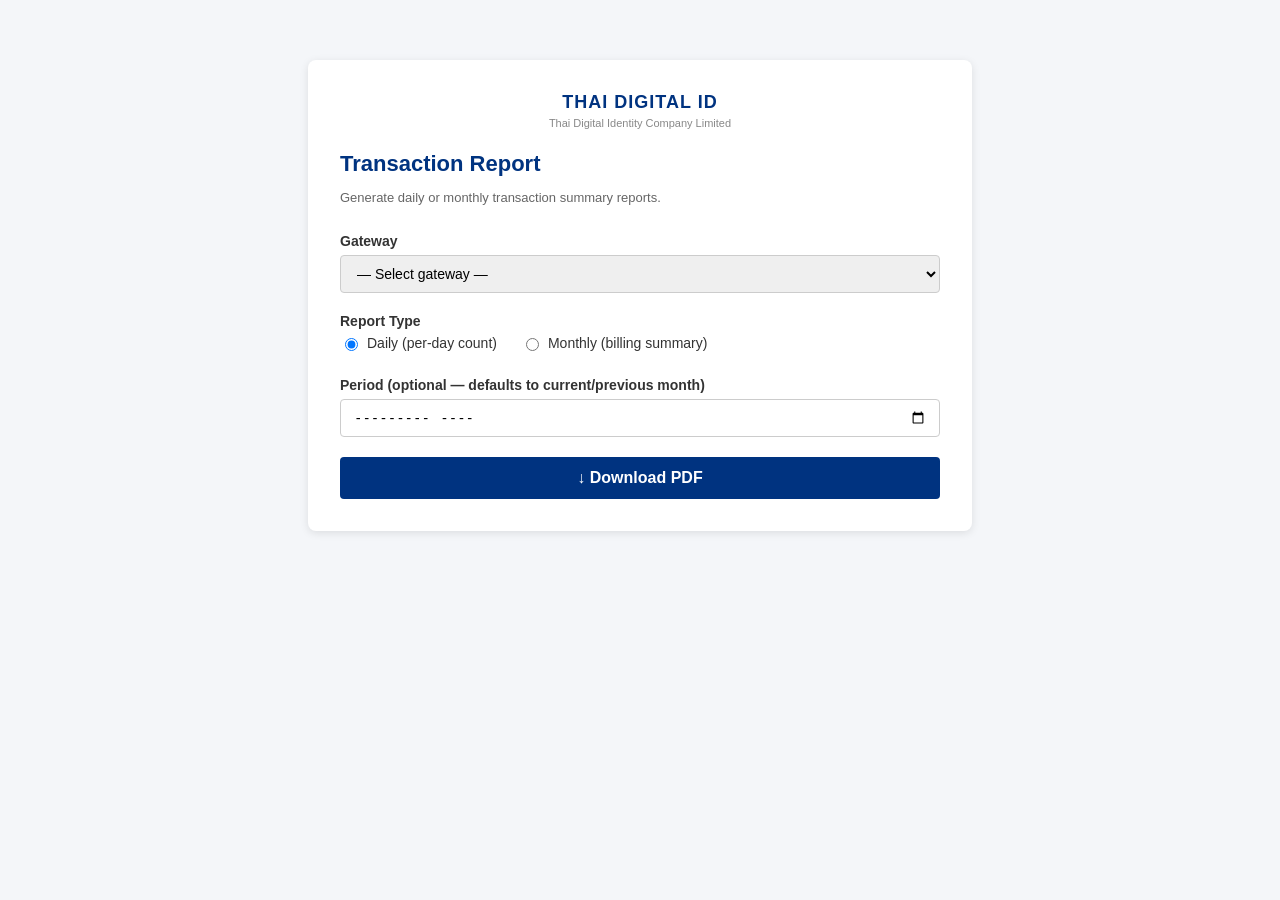
<file: src/main/resources/templates/index.html>
<!DOCTYPE html>
<html lang="en" xmlns:th="http://www.thymeleaf.org">
<head>
    <meta charset="UTF-8"/>
    <meta name="viewport" content="width=device-width, initial-scale=1.0"/>
    <title>Transaction Report</title>
    <style>
        body {
            font-family: Arial, sans-serif;
            background: #f4f6f9;
            margin: 0;
            padding: 20px;
        }
        .container {
            max-width: 600px;
            margin: 40px auto;
            background: #fff;
            border-radius: 8px;
            box-shadow: 0 2px 8px rgba(0,0,0,0.1);
            padding: 32px;
        }
        h1 {
            color: #003380;
            font-size: 22px;
            margin-bottom: 6px;
        }
        .subtitle {
            color: #666;
            font-size: 13px;
            margin-bottom: 28px;
        }
        label {
            display: block;
            font-weight: bold;
            margin-bottom: 6px;
            color: #333;
            font-size: 14px;
        }
        .form-group {
            margin-bottom: 20px;
        }
        select, input[type="text"], input[type="month"] {
            width: 100%;
            padding: 9px 12px;
            border: 1px solid #ccc;
            border-radius: 4px;
            font-size: 14px;
            box-sizing: border-box;
        }
        .radio-group {
            display: flex;
            gap: 24px;
        }
        .radio-group label {
            font-weight: normal;
            display: flex;
            align-items: center;
            gap: 6px;
            cursor: pointer;
        }
        button[type="submit"] {
            width: 100%;
            padding: 12px;
            background: #003380;
            color: #fff;
            border: none;
            border-radius: 4px;
            font-size: 16px;
            font-weight: bold;
            cursor: pointer;
        }
        button[type="submit"]:hover {
            background: #0047b3;
        }
        .logo {
            text-align: center;
            margin-bottom: 20px;
        }
        .logo span {
            font-size: 11px;
            color: #888;
        }
        .tdid-brand {
            font-size: 18px;
            font-weight: bold;
            color: #003380;
            letter-spacing: 1px;
        }
    </style>
</head>
<body>
<div class="container">
    <div class="logo">
        <div class="tdid-brand">THAI DIGITAL ID</div>
        <span>Thai Digital Identity Company Limited</span>
    </div>
    <h1>Transaction Report</h1>
    <p class="subtitle">Generate daily or monthly transaction summary reports.</p>

    <form action="/report" method="get">
        <div class="form-group">
            <label for="gatewayId">Gateway</label>
            <select id="gatewayId" name="gatewayId" required="required">
                <option value="">— Select gateway —</option>
                <option th:each="gw : ${gateways}"
                        th:value="${gw.gatewayId}"
                        th:text="${gw.gatewayId + ' — ' + gw.displayName}">Gateway</option>
            </select>
        </div>

        <div class="form-group">
            <label>Report Type</label>
            <div class="radio-group">
                <label>
                    <input type="radio" name="type" value="DAILY" checked="checked"/>
                    Daily (per-day count)
                </label>
                <label>
                    <input type="radio" name="type" value="MONTHLY"/>
                    Monthly (billing summary)
                </label>
            </div>
        </div>

        <div class="form-group">
            <label for="period">Period (optional — defaults to current/previous month)</label>
            <input type="month" id="period" name="period" placeholder="yyyy-MM"/>
        </div>

        <button type="submit">&#8595; Download PDF</button>
    </form>
</div>
</body>
</html>
</file>
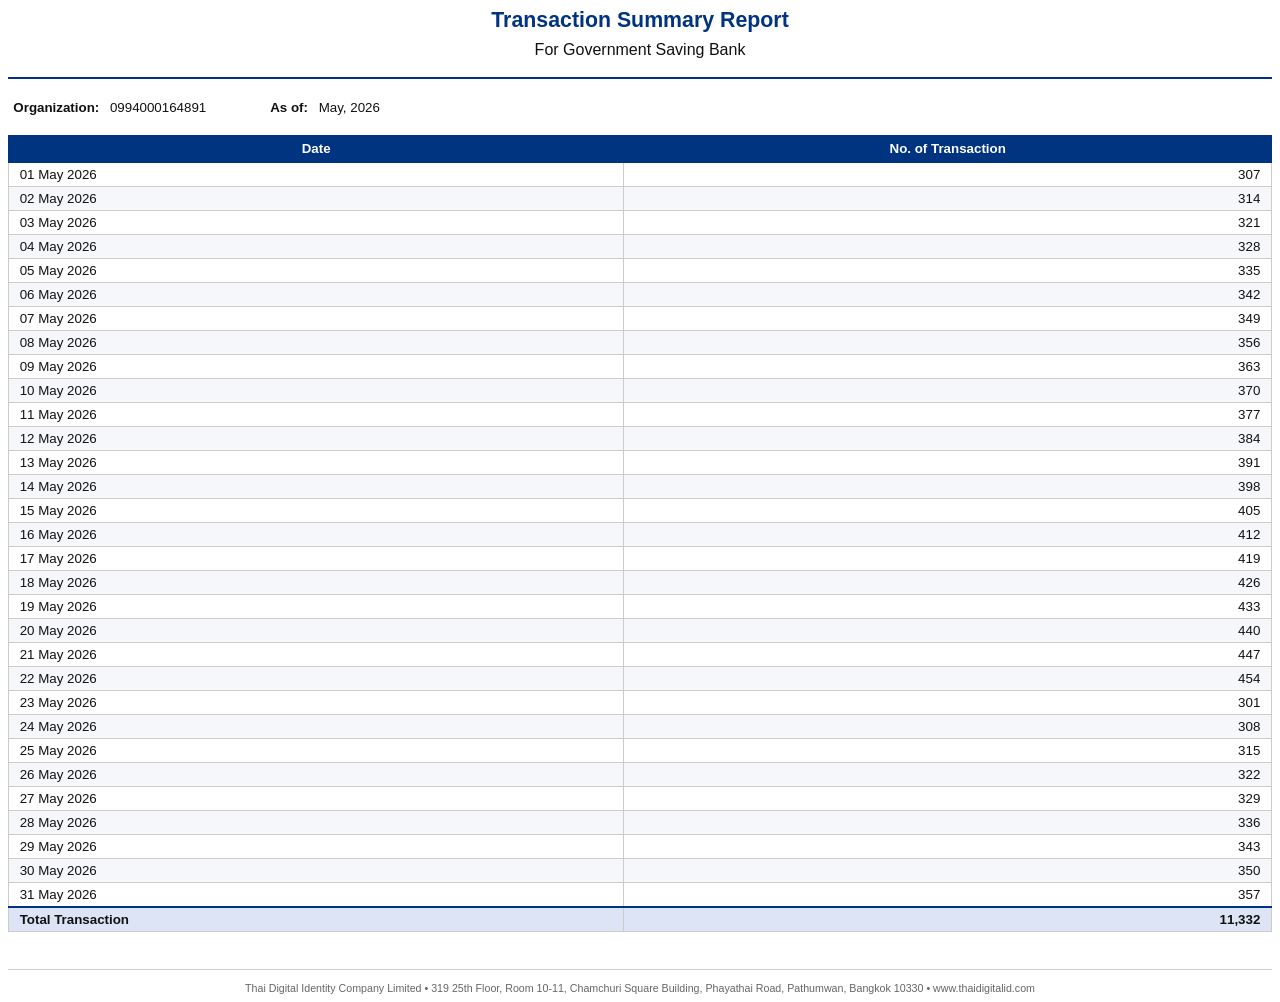
<file: design-mock/daily_report.mock.html>
<!DOCTYPE html>
<!--
  DESIGN MOCK — Daily report. Open this directly in a browser.
  This is the SAME layout the app produces, but with the Thymeleaf data slots
  replaced by realistic sample values so you can design against it.
  When you redesign, see DESIGNER-HANDOFF.md §4a for which pieces are dynamic:
    - the org name / org id / period
    - the table rows (one PER DAY — 28 to 31 of them; here: 31 days of May 2026)
    - the total
-->
<html lang="en">
<head>
    <meta charset="UTF-8"/>
    <title>Transaction Summary Report</title>
    <style>
        @page { size: A4 portrait; margin: 18mm 16mm; }
        body { font-family: 'Tahoma', 'Noto Sans Thai', sans-serif; font-size: 11pt; color: #111; }
        .header { text-align: center; border-bottom: 2pt solid #003380; padding-bottom: 5mm; margin-bottom: 5mm; }
        .header h1 { font-size: 16pt; color: #003380; margin: 0 0 2mm 0; }
        .header h2 { font-size: 12pt; margin: 0; font-weight: normal; }
        .meta { font-size: 10pt; margin-bottom: 5mm; }
        table { width: 100%; border-collapse: collapse; font-size: 10pt; }
        th { background-color: #003380; color: #fff; padding: 4pt 8pt; text-align: center; border: 1pt solid #003380; }
        td { padding: 3pt 8pt; border: 0.5pt solid #ccc; }
        td.num { text-align: right; }
        tr.alt td { background-color: #f5f7fb; }
        tr.total td { font-weight: bold; background-color: #dce4f5; border-top: 1.5pt solid #003380; }
        .footer { margin-top: 10mm; border-top: 1pt solid #ccc; padding-top: 3mm; font-size: 8pt; color: #666; text-align: center; }
    </style>
</head>
<body>
    <div class="header">
        <h1>Transaction Summary Report</h1>
        <h2>For Government Saving Bank</h2>
    </div>

    <div class="meta">
        <table style="width:auto; border:none;">
            <tr>
                <td style="border:none; padding:1pt 4pt;"><strong>Organization:</strong></td>
                <td style="border:none; padding:1pt 4pt;">0994000164891</td>
                <td style="border:none; padding:1pt 20pt;"></td>
                <td style="border:none; padding:1pt 4pt;"><strong>As of:</strong></td>
                <td style="border:none; padding:1pt 4pt;">May, 2026</td>
            </tr>
        </table>
    </div>

    <table>
        <thead>
            <tr>
                <th>Date</th>
                <th>No. of Transaction</th>
            </tr>
        </thead>
        <tbody>
                <tr>
                    <td>01 May 2026</td>
                    <td class="num">307</td>
                </tr>
                <tr class="alt">
                    <td>02 May 2026</td>
                    <td class="num">314</td>
                </tr>
                <tr>
                    <td>03 May 2026</td>
                    <td class="num">321</td>
                </tr>
                <tr class="alt">
                    <td>04 May 2026</td>
                    <td class="num">328</td>
                </tr>
                <tr>
                    <td>05 May 2026</td>
                    <td class="num">335</td>
                </tr>
                <tr class="alt">
                    <td>06 May 2026</td>
                    <td class="num">342</td>
                </tr>
                <tr>
                    <td>07 May 2026</td>
                    <td class="num">349</td>
                </tr>
                <tr class="alt">
                    <td>08 May 2026</td>
                    <td class="num">356</td>
                </tr>
                <tr>
                    <td>09 May 2026</td>
                    <td class="num">363</td>
                </tr>
                <tr class="alt">
                    <td>10 May 2026</td>
                    <td class="num">370</td>
                </tr>
                <tr>
                    <td>11 May 2026</td>
                    <td class="num">377</td>
                </tr>
                <tr class="alt">
                    <td>12 May 2026</td>
                    <td class="num">384</td>
                </tr>
                <tr>
                    <td>13 May 2026</td>
                    <td class="num">391</td>
                </tr>
                <tr class="alt">
                    <td>14 May 2026</td>
                    <td class="num">398</td>
                </tr>
                <tr>
                    <td>15 May 2026</td>
                    <td class="num">405</td>
                </tr>
                <tr class="alt">
                    <td>16 May 2026</td>
                    <td class="num">412</td>
                </tr>
                <tr>
                    <td>17 May 2026</td>
                    <td class="num">419</td>
                </tr>
                <tr class="alt">
                    <td>18 May 2026</td>
                    <td class="num">426</td>
                </tr>
                <tr>
                    <td>19 May 2026</td>
                    <td class="num">433</td>
                </tr>
                <tr class="alt">
                    <td>20 May 2026</td>
                    <td class="num">440</td>
                </tr>
                <tr>
                    <td>21 May 2026</td>
                    <td class="num">447</td>
                </tr>
                <tr class="alt">
                    <td>22 May 2026</td>
                    <td class="num">454</td>
                </tr>
                <tr>
                    <td>23 May 2026</td>
                    <td class="num">301</td>
                </tr>
                <tr class="alt">
                    <td>24 May 2026</td>
                    <td class="num">308</td>
                </tr>
                <tr>
                    <td>25 May 2026</td>
                    <td class="num">315</td>
                </tr>
                <tr class="alt">
                    <td>26 May 2026</td>
                    <td class="num">322</td>
                </tr>
                <tr>
                    <td>27 May 2026</td>
                    <td class="num">329</td>
                </tr>
                <tr class="alt">
                    <td>28 May 2026</td>
                    <td class="num">336</td>
                </tr>
                <tr>
                    <td>29 May 2026</td>
                    <td class="num">343</td>
                </tr>
                <tr class="alt">
                    <td>30 May 2026</td>
                    <td class="num">350</td>
                </tr>
                <tr>
                    <td>31 May 2026</td>
                    <td class="num">357</td>
                </tr>
        </tbody>
        <tfoot>
            <tr class="total">
                <td>Total Transaction</td>
                <td class="num">11,332</td>
            </tr>
        </tfoot>
    </table>

    <div class="footer">
        Thai Digital Identity Company Limited &#8226; 319 25th Floor, Room 10-11, Chamchuri Square Building,
        Phayathai Road, Pathumwan, Bangkok 10330 &#8226; www.thaidigitalid.com
    </div>
</body>
</html>
</file>
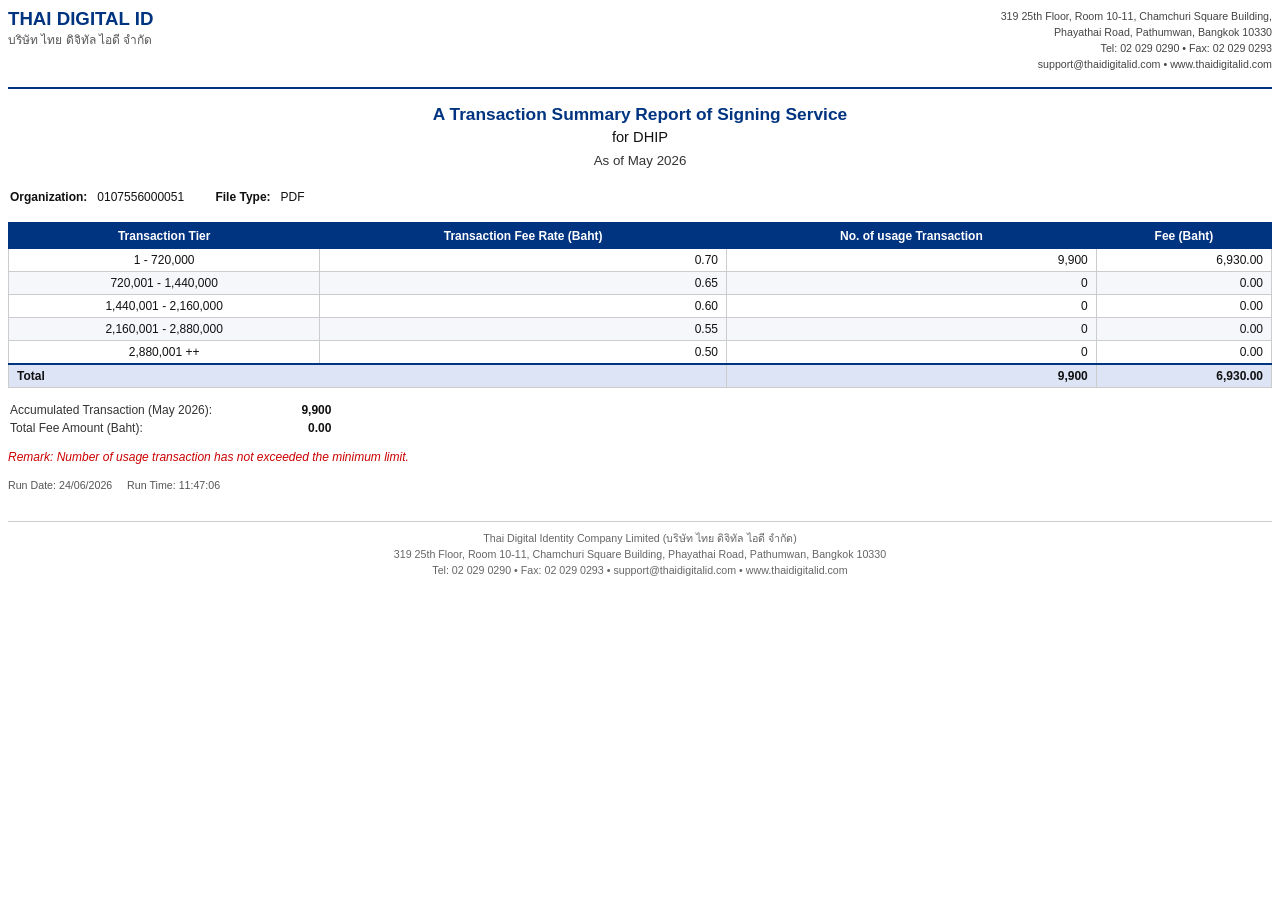
<file: design-mock/monthly_report.mock.html>
<!DOCTYPE html>
<!--
  DESIGN MOCK — Monthly report. Open this directly in a browser.
  Same layout the app produces, with the Thymeleaf data slots replaced by
  realistic sample values (DHIP, May 2026, a "below minimum" billing case).
  See DESIGNER-HANDOFF.md §4b for which pieces are dynamic. Note especially:
    - The whole TIER TABLE shows only for orgs with a fee schedule (shown here).
    - The tier table has up to 5 rows (one per fee tier).
    - The red REMARK line shows only when usage is below the contractual minimum
      (shown here). For a normal billing org it would be hidden and the billed
      fee would equal the computed fee.
-->
<html lang="en">
<head>
    <meta charset="UTF-8"/>
    <title>Transaction Summary Report of Signing Service</title>
    <style>
        @page { size: A4 portrait; margin: 15mm 15mm; }
        body { font-family: 'Tahoma', 'Noto Sans Thai', sans-serif; font-size: 10pt; color: #111; }

        /* Letterhead */
        .letterhead { border-bottom: 2pt solid #003380; padding-bottom: 4mm; margin-bottom: 4mm; display: table; width: 100%; }
        .lh-left { display: table-cell; width: 60%; vertical-align: top; }
        .lh-right { display: table-cell; width: 40%; vertical-align: top; text-align: right; font-size: 8pt; color: #444; line-height: 1.5; }
        .brand { font-size: 14pt; font-weight: bold; color: #003380; }
        .brand-th { font-size: 9pt; color: #555; }

        /* Title */
        .report-title { text-align: center; margin-bottom: 5mm; }
        .report-title h1 { font-size: 13pt; color: #003380; margin: 0 0 1mm 0; }
        .report-title h2 { font-size: 11pt; margin: 0; font-weight: normal; }
        .report-title .period { font-size: 10pt; color: #333; margin-top: 2mm; }

        /* Meta row */
        .meta-row { font-size: 9pt; margin-bottom: 4mm; }
        .meta-row table { width: auto; border: none; }
        .meta-row td { border: none; padding: 1pt 6pt 1pt 0; }

        /* Tier table */
        table.tier-table { width: 100%; border-collapse: collapse; font-size: 9pt; margin-bottom: 3mm; }
        table.tier-table th { background-color: #003380; color: #fff; padding: 4pt 6pt; text-align: center; border: 1pt solid #003380; }
        table.tier-table td { padding: 3pt 6pt; border: 0.5pt solid #ccc; }
        table.tier-table td.num { text-align: right; }
        table.tier-table td.center { text-align: center; }
        table.tier-table tr.alt td { background-color: #f5f7fb; }
        table.tier-table tr.total td { font-weight: bold; background-color: #dce4f5; border-top: 1.5pt solid #003380; }

        /* Summary */
        .summary { margin-top: 3mm; font-size: 9pt; }
        .summary table { width: auto; margin-left: 0; border: none; }
        .summary td { border: none; padding: 1pt 8pt 1pt 0; }
        .summary td.val { text-align: right; font-weight: bold; min-width: 80pt; }
        .summary .label { color: #333; }

        /* Remark */
        .remark { font-style: italic; color: #c00; font-size: 9pt; margin-top: 3mm; }

        /* Run stamp */
        .run-stamp { font-size: 8pt; color: #555; margin-top: 4mm; }

        /* Footer */
        .footer { border-top: 1pt solid #ccc; margin-top: 8mm; padding-top: 2mm; font-size: 8pt; color: #666; text-align: center; line-height: 1.5; }
    </style>
</head>
<body>
    <!-- Letterhead -->
    <div class="letterhead">
        <div class="lh-left">
            <div class="brand">THAI DIGITAL ID</div>
            <div class="brand-th">บริษัท ไทย ดิจิทัล ไอดี จำกัด</div>
        </div>
        <div class="lh-right">
            319 25th Floor, Room 10-11, Chamchuri Square Building,<br/>
            Phayathai Road, Pathumwan, Bangkok 10330<br/>
            Tel: 02 029 0290 &#8226; Fax: 02 029 0293<br/>
            support@thaidigitalid.com &#8226; www.thaidigitalid.com
        </div>
    </div>

    <!-- Report title -->
    <div class="report-title">
        <h1>A Transaction Summary Report of Signing Service</h1>
        <h2>for DHIP</h2>
        <div class="period">
            As of <span>May 2026</span>
        </div>
    </div>

    <!-- Meta -->
    <div class="meta-row">
        <table>
            <tr>
                <td><strong>Organization:</strong></td>
                <td>0107556000051</td>
                <td style="padding-left:16pt;"><strong>File Type:</strong></td>
                <td>PDF</td>
            </tr>
        </table>
    </div>

    <!-- Tier fee table (only when org has a fee schedule) -->
    <div>
        <table class="tier-table">
            <thead>
                <tr>
                    <th>Transaction Tier</th>
                    <th>Transaction Fee Rate (Baht)</th>
                    <th>No. of usage Transaction</th>
                    <th>Fee (Baht)</th>
                </tr>
            </thead>
            <tbody>
                <tr>
                    <td class="center">1 - 720,000</td>
                    <td class="num">0.70</td>
                    <td class="num">9,900</td>
                    <td class="num">6,930.00</td>
                </tr>
                <tr class="alt">
                    <td class="center">720,001 - 1,440,000</td>
                    <td class="num">0.65</td>
                    <td class="num">0</td>
                    <td class="num">0.00</td>
                </tr>
                <tr>
                    <td class="center">1,440,001 - 2,160,000</td>
                    <td class="num">0.60</td>
                    <td class="num">0</td>
                    <td class="num">0.00</td>
                </tr>
                <tr class="alt">
                    <td class="center">2,160,001 - 2,880,000</td>
                    <td class="num">0.55</td>
                    <td class="num">0</td>
                    <td class="num">0.00</td>
                </tr>
                <tr>
                    <td class="center">2,880,001 ++</td>
                    <td class="num">0.50</td>
                    <td class="num">0</td>
                    <td class="num">0.00</td>
                </tr>
            </tbody>
            <tfoot>
                <tr class="total">
                    <td colspan="2">Total</td>
                    <td class="num">9,900</td>
                    <td class="num">6,930.00</td>
                </tr>
            </tfoot>
        </table>
    </div>

    <!-- Summary / billing totals -->
    <div class="summary">
        <table>
            <tr>
                <td class="label">
                    Accumulated Transaction
                    (<span>May 2026</span>):
                </td>
                <td class="val">9,900</td>
            </tr>
            <tr>
                <td class="label">Total Fee Amount (Baht):</td>
                <td class="val">0.00</td>
            </tr>
        </table>
    </div>

    <!-- Remark when below minimum -->
    <div class="remark">
        Remark: <span>Number of usage transaction has not exceeded the minimum limit.</span>
    </div>

    <!-- Run stamp -->
    <div class="run-stamp">
        Run Date: <span>24/06/2026</span>
        &#160;&#160;&#160;
        Run Time: <span>11:47:06</span>
    </div>

    <!-- Footer -->
    <div class="footer">
        Thai Digital Identity Company Limited (บริษัท ไทย ดิจิทัล ไอดี จำกัด)<br/>
        319 25th Floor, Room 10-11, Chamchuri Square Building, Phayathai Road, Pathumwan, Bangkok 10330<br/>
        Tel: 02 029 0290 &#8226; Fax: 02 029 0293 &#8226; support@thaidigitalid.com &#8226; www.thaidigitalid.com
    </div>
</body>
</html>
</file>
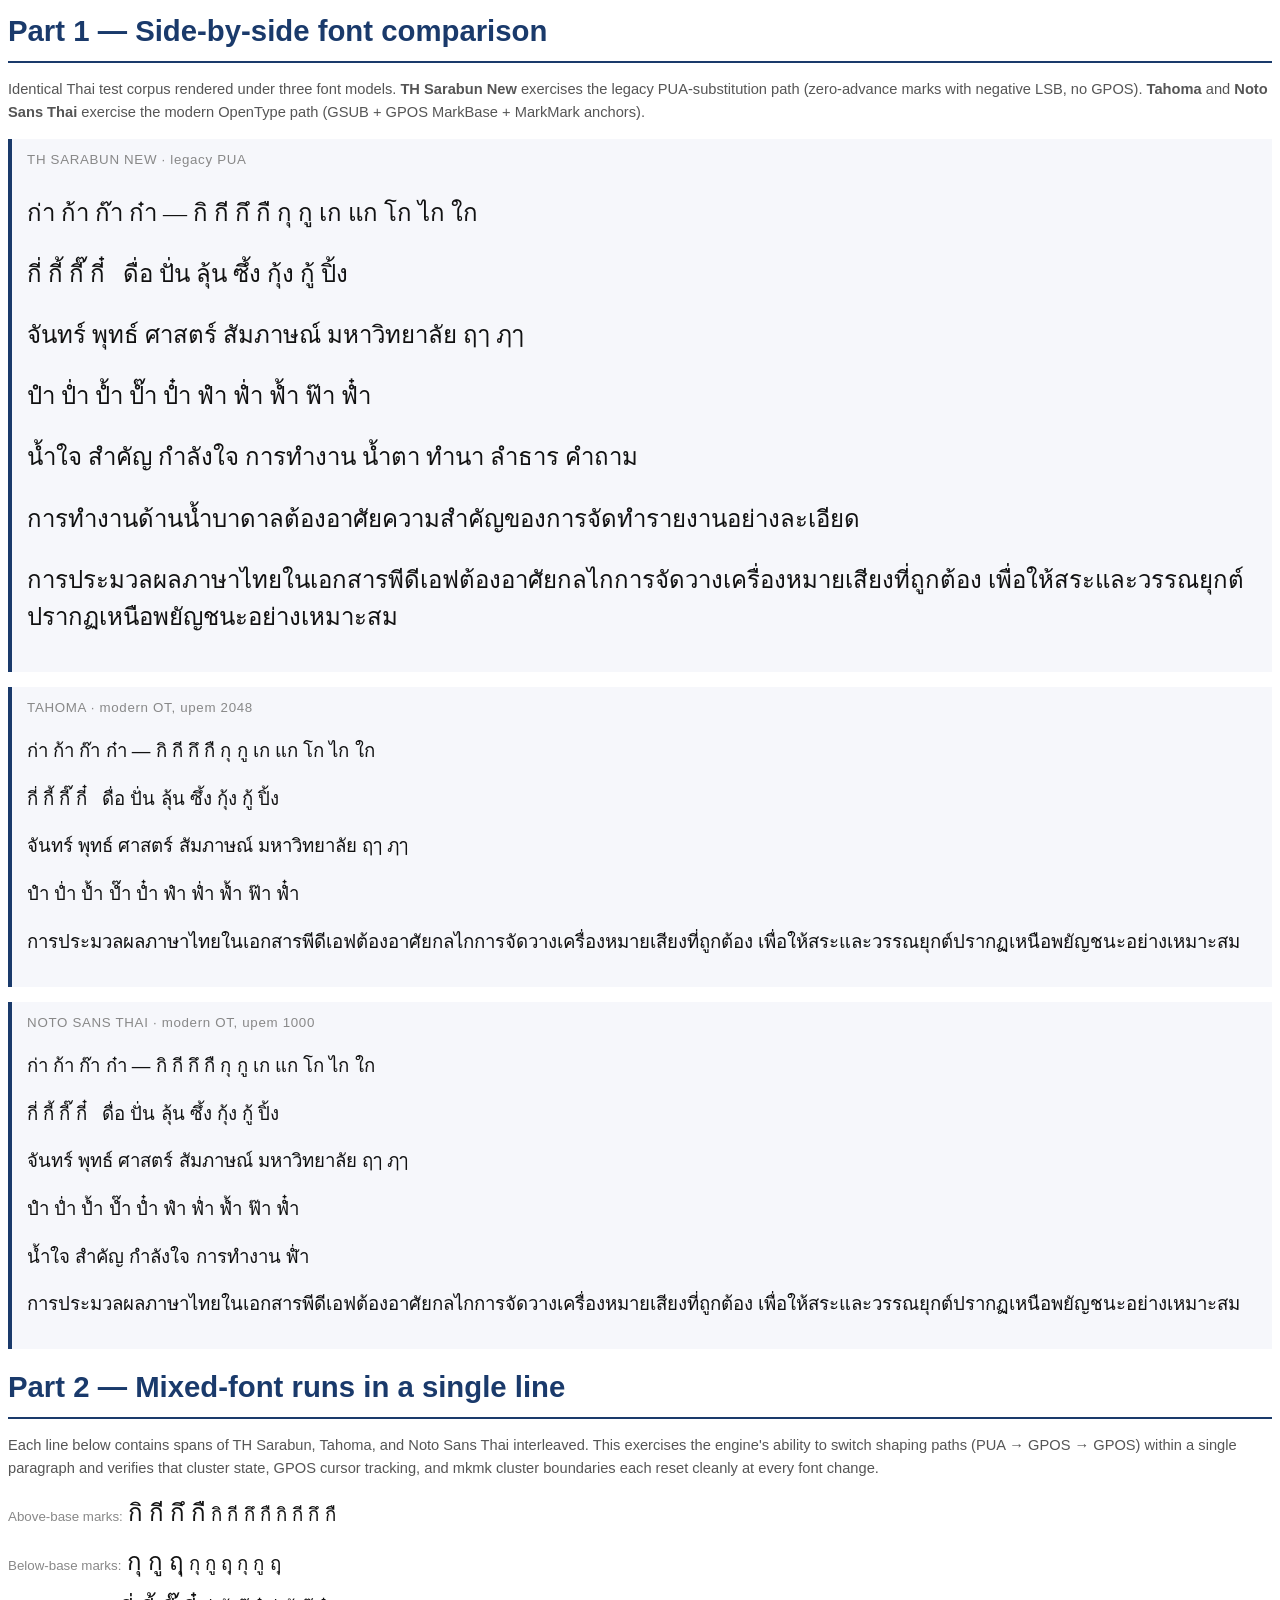
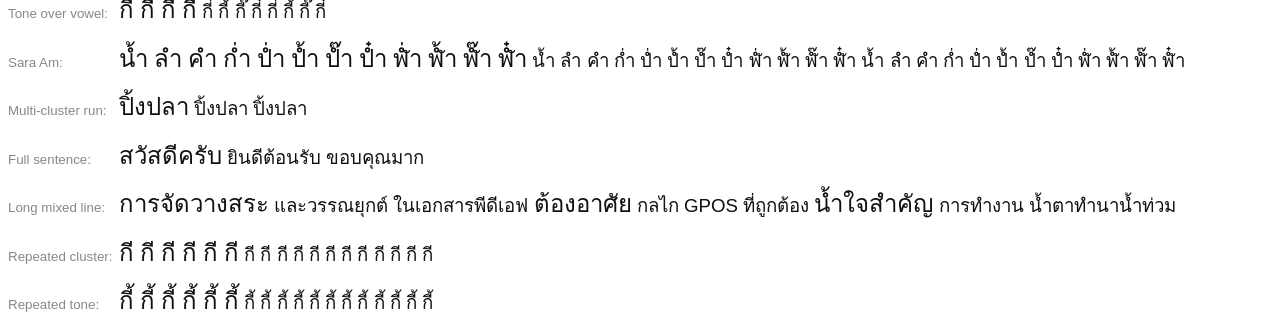
<file: PDF-Gen/example/thai_test.html>
<!DOCTYPE html>
<html lang="th">
<head>
<meta charset="UTF-8"/>
<title>Thai Font Combination Stress Test — Legacy PUA + Modern OT</title>
<style>
    @page { size: A4; margin: 18mm 16mm; }

    body {
        font-family: 'Tahoma', sans-serif;
        font-size: 14pt;
        line-height: 1.55;
        color: #111;
    }

    h1 {
        font-family: 'Tahoma', sans-serif;
        font-size: 22pt;
        margin: 0 0 4mm 0;
        color: #1a3a6b;
        border-bottom: 2pt solid #1a3a6b;
        padding-bottom: 2mm;
    }
    h2 {
        font-size: 14pt;
        margin: 6mm 0 2mm 0;
        color: #444;
    }

    /* Per-font sections */
    .sarabun { font-family: 'TH Sarabun New', serif; font-size: 18pt; }
    .tahoma  { font-family: 'Tahoma', sans-serif;   font-size: 14pt; }
    .noto    { font-family: 'Noto Sans Thai', sans-serif; font-size: 14pt; }

    /* Side-by-side comparison block */
    .corpus-block {
        margin: 0 0 4mm 0;
        padding: 3mm 4mm;
        background: #f6f7fb;
        border-left: 3pt solid #1a3a6b;
    }
    .font-label {
        font-family: 'Tahoma', sans-serif;
        font-size: 10pt;
        color: #888;
        letter-spacing: 0.05em;
        margin-bottom: 1mm;
    }

    .page-break { page-break-before: always; }

    .mixed-row { margin: 0 0 3mm 0; }
    .mixed-row .label {
        display: inline-block;
        min-width: 28mm;
        font-family: 'Tahoma', sans-serif;
        font-size: 10pt;
        color: #888;
    }
</style>
</head>
<body>

<!-- =================================================================== -->
<!-- PART 1 — Side-by-side: same corpus rendered under each font          -->
<!-- =================================================================== -->

<h1>Part 1 &#8212; Side-by-side font comparison</h1>
<p style="font-size:11pt; color:#555; margin:0 0 4mm 0;">
    Identical Thai test corpus rendered under three font models.
    <strong>TH Sarabun New</strong> exercises the legacy PUA-substitution path
    (zero-advance marks with negative LSB, no GPOS). <strong>Tahoma</strong> and
    <strong>Noto Sans Thai</strong> exercise the modern OpenType path
    (GSUB + GPOS MarkBase + MarkMark anchors).
</p>

<!-- Sarabun -->
<div class="corpus-block">
    <div class="font-label">TH SARABUN NEW &#183; legacy PUA</div>
    <div class="sarabun">
        <p>ก่า ก้า ก๊า ก๋า &#8212; กิ กี กึ กื กุ กู เก แก โก ไก ใก</p>
        <p>กี่ กี้ กี๊ กี๋ &#160; ดื่อ ปั่น ลุ้น ซึ้ง กุ้ง กู้ ปิ้ง</p>
        <p>จันทร์ พุทธ์ ศาสตร์ สัมภาษณ์ มหาวิทยาลัย ฤๅ ฦๅ</p>
        <p>ปำ ป่ำ ป้ำ ป๊ำ ป๋ำ ฟำ ฟ่ำ ฟ้ำ ฟ๊า ฟ๋ำ</p>
        <p>น้ำใจ สำคัญ กำลังใจ การทำงาน น้ำตา ทำนา ลำธาร คำถาม</p>
        <p>การทำงานด้านน้ำบาดาลต้องอาศัยความสำคัญของการจัดทำรายงานอย่างละเอียด</p>
        <p>การประมวลผลภาษาไทยในเอกสารพีดีเอฟต้องอาศัยกลไกการจัดวางเครื่องหมายเสียงที่ถูกต้อง เพื่อให้สระและวรรณยุกต์ปรากฏเหนือพยัญชนะอย่างเหมาะสม</p>
    </div>
</div>

<!-- Tahoma -->
<div class="corpus-block">
    <div class="font-label">TAHOMA &#183; modern OT, upem 2048</div>
    <div class="tahoma">
        <p>ก่า ก้า ก๊า ก๋า &#8212; กิ กี กึ กื กุ กู เก แก โก ไก ใก</p>
        <p>กี่ กี้ กี๊ กี๋ &#160; ดื่อ ปั่น ลุ้น ซึ้ง กุ้ง กู้ ปิ้ง</p>
        <p>จันทร์ พุทธ์ ศาสตร์ สัมภาษณ์ มหาวิทยาลัย ฤๅ ฦๅ</p>
        <p>ปำ ป่ำ ป้ำ ป๊ำ ป๋ำ ฟำ ฟ่ำ ฟ้ำ ฟ๊า ฟ๋ำ</p>
        <p>การประมวลผลภาษาไทยในเอกสารพีดีเอฟต้องอาศัยกลไกการจัดวางเครื่องหมายเสียงที่ถูกต้อง เพื่อให้สระและวรรณยุกต์ปรากฏเหนือพยัญชนะอย่างเหมาะสม</p>
    </div>
</div>

<!-- Noto -->
<div class="corpus-block">
    <div class="font-label">NOTO SANS THAI &#183; modern OT, upem 1000</div>
    <div class="noto">
        <p>ก่า ก้า ก๊า ก๋า &#8212; กิ กี กึ กื กุ กู เก แก โก ไก ใก</p>
        <p>กี่ กี้ กี๊ กี๋ &#160; ดื่อ ปั่น ลุ้น ซึ้ง กุ้ง กู้ ปิ้ง</p>
        <p>จันทร์ พุทธ์ ศาสตร์ สัมภาษณ์ มหาวิทยาลัย ฤๅ ฦๅ</p>
        <p>ปำ ป่ำ ป้ำ ป๊ำ ป๋ำ ฟำ ฟ่ำ ฟ้ำ ฟ๊า ฟ๋ำ</p>
        <p>น้ำใจ สำคัญ กำลังใจ การทำงาน ฬ่ำ</p>
        <p>การประมวลผลภาษาไทยในเอกสารพีดีเอฟต้องอาศัยกลไกการจัดวางเครื่องหมายเสียงที่ถูกต้อง เพื่อให้สระและวรรณยุกต์ปรากฏเหนือพยัญชนะอย่างเหมาะสม</p>
    </div>
</div>

<!-- =================================================================== -->
<!-- PART 2 — Mixed runs in a single line                                  -->
<!-- =================================================================== -->

<div class="page-break"></div>

<h1>Part 2 &#8212; Mixed-font runs in a single line</h1>
<p style="font-size:11pt; color:#555; margin:0 0 4mm 0;">
    Each line below contains spans of TH Sarabun, Tahoma, and Noto Sans Thai
    interleaved. This exercises the engine's ability to switch shaping paths
    (PUA &#8594; GPOS &#8594; GPOS) within a single paragraph and verifies that
    cluster state, GPOS cursor tracking, and mkmk cluster boundaries each
    reset cleanly at every font change.
</p>

<div class="mixed-row">
    <span class="label">Above-base marks:</span>
    <span class="sarabun">กิ กี กึ กื</span>
    <span class="tahoma">กิ กี กึ กื</span>
    <span class="noto">กิ กี กึ กื</span>
</div>

<div class="mixed-row">
    <span class="label">Below-base marks:</span>
    <span class="sarabun">กุ กู ฤุ</span>
    <span class="tahoma">กุ กู ฤุ</span>
    <span class="noto">กุ กู ฤุ</span>
</div>

<div class="mixed-row">
    <span class="label">Tone over vowel:</span>
    <span class="sarabun">กี่ กี้ กี๊ กี๋</span>
    <span class="tahoma">กี่ กี้ กี๊ กี๋</span>
    <span class="noto">กี่ กี้ กี๊ กี๋</span>
</div>

<div class="mixed-row">
    <span class="label">Sara Am:</span>
    <span class="sarabun">น้ำ ลำ คำ ก่ำ ป่ำ ป้ำ ป๊ำ ป๋ำ ฬ่ำ ฬ้ำ ฬ๊ำ ฬ๋ำ</span>
    <span class="tahoma">น้ำ ลำ คำ ก่ำ ป่ำ ป้ำ ป๊ำ ป๋ำ ฬ่ำ ฬ้ำ ฬ๊ำ ฬ๋ำ</span>
    <span class="noto">น้ำ ลำ คำ ก่ำ ป่ำ ป้ำ ป๊ำ ป๋ำ ฬ่ำ ฬ้ำ ฬ๊ำ ฬ๋ำ</span>
</div>

<div class="mixed-row">
    <span class="label">Multi-cluster run:</span>
    <span class="sarabun">ปิ้งปลา</span>
    <span class="tahoma">ปิ้งปลา</span>
    <span class="noto">ปิ้งปลา</span>
</div>

<div class="mixed-row">
    <span class="label">Full sentence:</span>
    <span class="sarabun">สวัสดีครับ</span>
    <span class="tahoma">ยินดีต้อนรับ</span>
    <span class="noto">ขอบคุณมาก</span>
</div>

<div class="mixed-row">
    <span class="label">Long mixed line:</span>
    <span class="sarabun">การจัดวางสระ</span>
    <span class="tahoma">และวรรณยุกต์</span>
    <span class="noto">ในเอกสารพีดีเอฟ</span>
    <span class="sarabun">ต้องอาศัย</span>
    <span class="tahoma">กลไก GPOS</span>
    <span class="noto">ที่ถูกต้อง</span>
    <span class="sarabun"> น้ำใจสำคัญ </span>
    <span class="tahoma"> การทำงาน</span>
    <span class="noto"> น้ำตาทำนาน้ำท่วม</span>
</div>

<div class="mixed-row">
    <span class="label">Repeated cluster:</span>
    <span class="sarabun">กี กี กี กี กี กี</span>
    <span class="tahoma">กี กี กี กี กี กี</span>
    <span class="noto">กี กี กี กี กี กี</span>
</div>

<div class="mixed-row">
    <span class="label">Repeated tone:</span>
    <span class="sarabun">กี้ กี้ กี้ กี้ กี้ กี้</span>
    <span class="tahoma">กี้ กี้ กี้ กี้ กี้ กี้</span>
    <span class="noto">กี้ กี้ กี้ กี้ กี้ กี้</span>
</div>

</body>
</html>
</file>
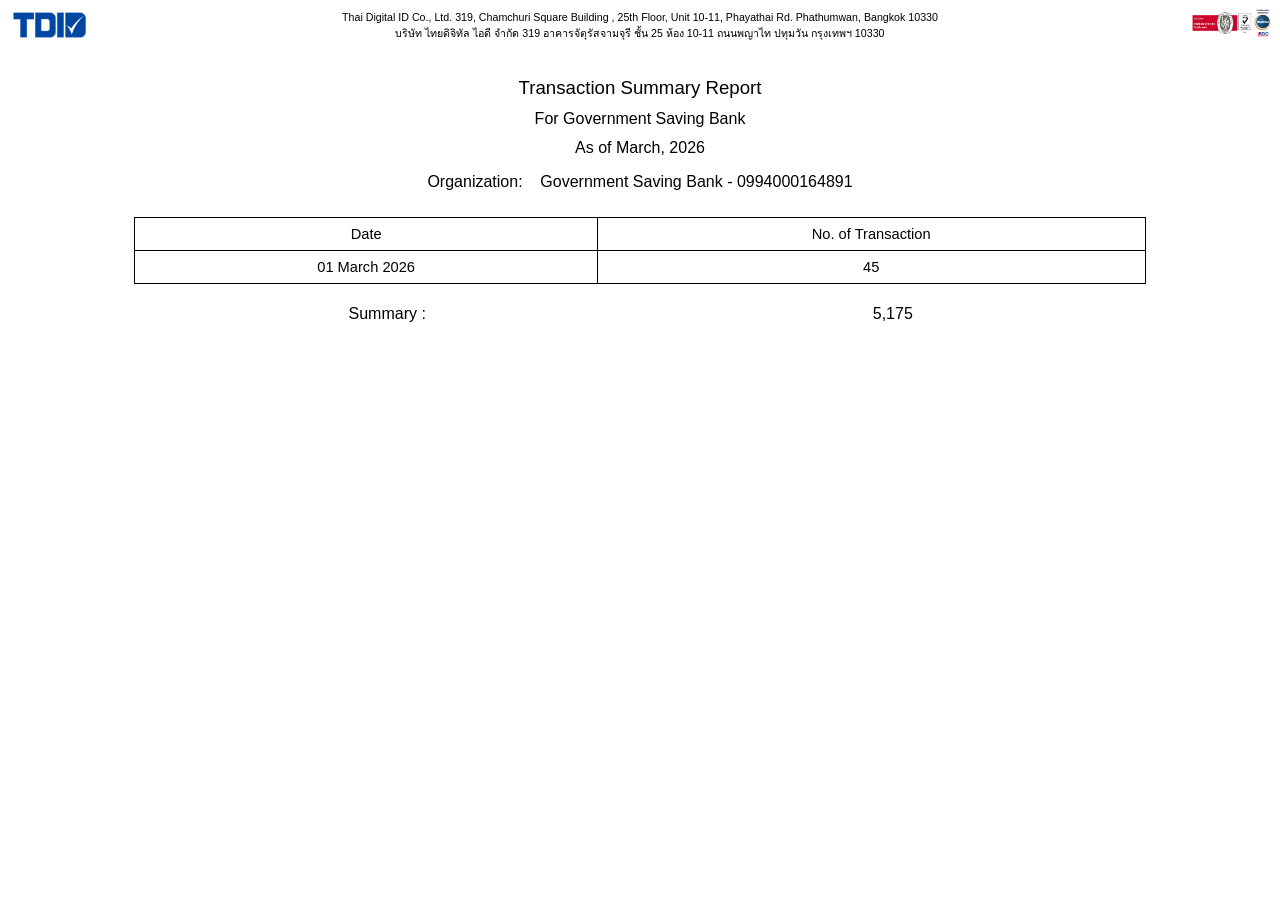
<file: src/main/resources/templates/report/daily_report.html>
<!DOCTYPE html>
<html lang="en" xmlns:th="http://www.thymeleaf.org">
<head>
    <meta charset="UTF-8"/>
    <title>Transaction Summary Report</title>
    <style>
        @page { size: A4 portrait; margin: 15mm 15mm; }
        body { font-family: 'Tahoma', 'Noto Sans Thai', sans-serif; font-size: 11pt; color: #000; }
        table { border-collapse: collapse; }
    </style>
</head>
<body>
    <table style="width: 100%; border: none; margin-bottom: 25pt;">
        <tr>
            <td style="width: 15%; text-align: left; vertical-align: top; border: none;">
                <img src="[data-uri]" width="80" alt="TDID Logo"/>
            </td>
            <td style="width: 70%; text-align: center; vertical-align: top; border: none; font-size: 8pt; line-height: 1.5;">
                Thai Digital ID Co., Ltd. 319, Chamchuri Square Building , 25th Floor, Unit 10-11, Phayathai Rd. Phathumwan, Bangkok 10330<br/>
                บริษัท ไทยดิจิทัล ไอดี จำกัด 319 อาคารจัตุรัสจามจุรี ชั้น 25 ห้อง 10-11 ถนนพญาไท ปทุมวัน กรุงเทพฯ 10330
            </td>
            <td style="width: 15%; text-align: right; vertical-align: top; border: none;">
                <img src="[data-uri]" width="80" alt="Cert Logo"/>
            </td>
        </tr>
    </table>

    <div style="text-align: center; margin-bottom: 20pt;">
        <div style="font-size: 14pt; margin-bottom: 8pt;">Transaction Summary Report</div>
        <div style="font-size: 12pt; margin-bottom: 8pt;" th:text="'For ' + ${data.org.displayName}">For Government Saving Bank</div>
        <div style="font-size: 12pt; margin-bottom: 12pt;" th:text="'As of ' + ${#temporals.format(data.period.atDay(1), 'MMMM, yyyy')}">As of March, 2026</div>
        <div style="font-size: 12pt;">
            Organization:&#160;&#160;&#160;&#160;<span th:text="${data.org.organizations}">Government Saving Bank - 0994000164891</span>
        </div>
    </div>

    <table style="width: 80%; margin: 0 auto; text-align: center; font-size: 11pt;">
        <thead>
            <tr>
                <th style="border: 1pt solid #000; padding: 6pt; font-weight: normal; background-color: #fff; color: #000;">Date</th>
                <th style="border: 1pt solid #000; padding: 6pt; font-weight: normal; background-color: #fff; color: #000;">No. of Transaction</th>
            </tr>
        </thead>
        <tbody>
            <tr th:each="row, stat : ${data.rows}">
                <td style="border: 1pt solid #000; padding: 6pt;" th:text="${#temporals.format(row.date, 'dd MMMM yyyy')}">01 March 2026</td>
                <td style="border: 1pt solid #000; padding: 6pt;" th:text="${#numbers.formatInteger(row.count, 1, 'COMMA')}">45</td>
            </tr>
        </tbody>
    </table>

    <table style="width: 80%; margin: 15pt auto 0 auto; text-align: center; font-size: 12pt;">
        <tr>
            <td style="width: 50%; border: none; text-align: center;">Summary :</td>
            <td style="width: 50%; border: none; text-align: center;" th:text="${#numbers.formatInteger(data.total, 1, 'COMMA')}">5,175</td>
        </tr>
    </table>

</body>
</html>
</file>
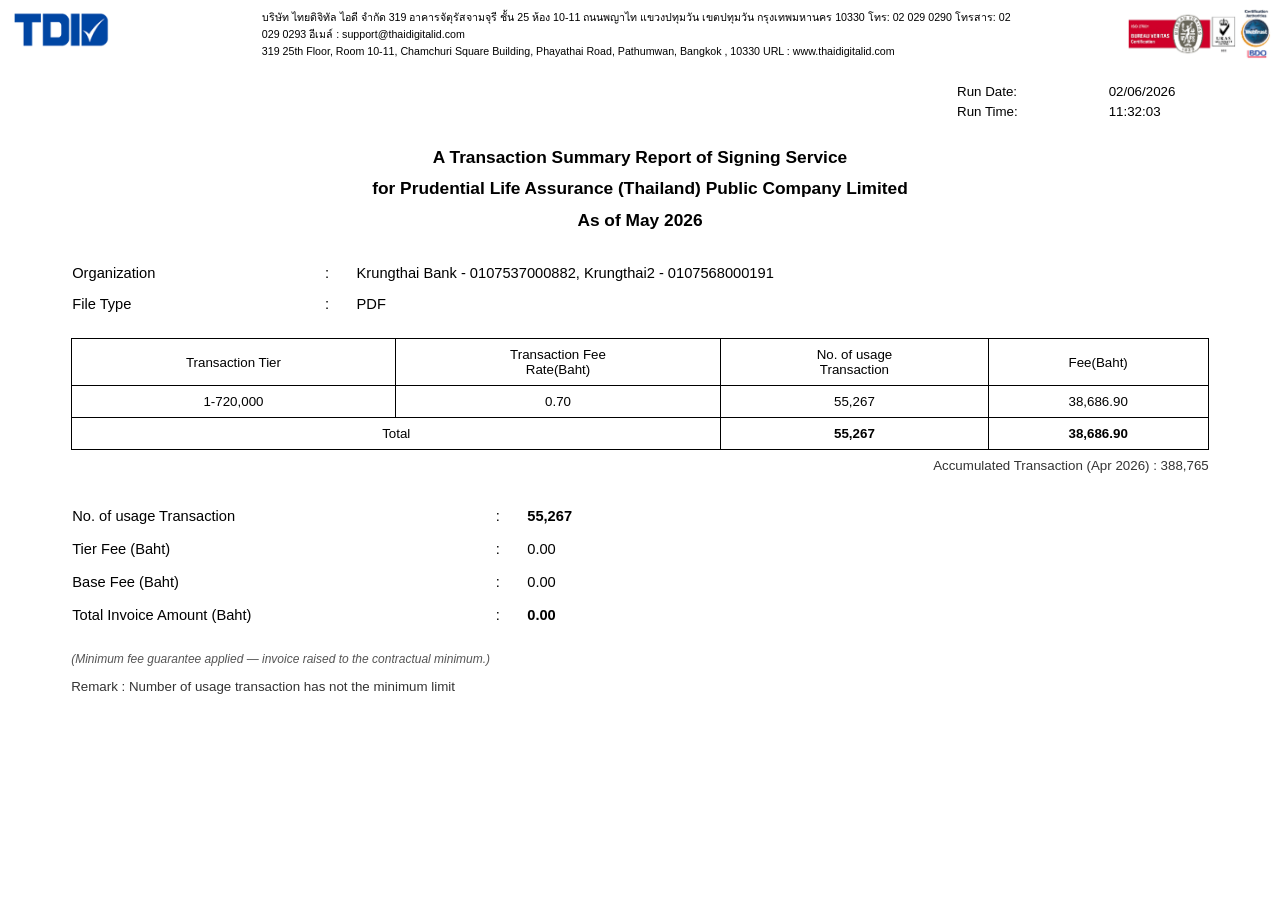
<file: src/main/resources/templates/report/monthly_report.html>
<!DOCTYPE html>
<html lang="en" xmlns:th="http://www.thymeleaf.org">
<head>
    <meta charset="UTF-8"/>
    <title>Transaction Summary Report of Signing Service</title>
    <style>
        @page { size: A4 portrait; margin: 15mm 15mm; }
        body { font-family: 'Tahoma', 'Noto Sans Thai', sans-serif; font-size: 10pt; color: #000; }
        table { border-collapse: collapse; }
    </style>
</head>
<body>
    <table style="width: 100%; border: none; margin-bottom: 15pt;">
        <tr>
            <td style="width: 20%; text-align: left; vertical-align: top; border: none;">
                <img src="[data-uri]" height="40" alt="TDID Logo"/>
            </td>
            <td style="width: 60%; text-align: left; vertical-align: top; border: none; font-size: 8pt; line-height: 1.6;">
                บริษัท ไทยดิจิทัล ไอดี จำกัด 319 อาคารจัตุรัสจามจุรี ชั้น 25 ห้อง 10-11 ถนนพญาไท แขวงปทุมวัน เขตปทุมวัน กรุงเทพมหานคร 10330 โทร: 02 029 0290 โทรสาร: 02 029 0293 อีเมล์ : support@thaidigitalid.com<br/>
                319 25th Floor, Room 10-11, Chamchuri Square Building, Phayathai Road, Pathumwan, Bangkok , 10330 URL : www.thaidigitalid.com
            </td>
            <td style="width: 20%; text-align: right; vertical-align: top; border: none;">
                <img src="[data-uri]" height="50" alt="Cert Logo"/>
            </td>
        </tr>
    </table>

    <table style="width: 100%; border: none; margin-bottom: 20pt; font-size: 10pt;">
        <tr>
            <td style="width: 75%; border: none;"></td>
            <td style="width: 12%; border: none; text-align: left; padding-bottom: 3pt;">Run Date:</td>
            <td style="width: 13%; border: none; text-align: left; padding-bottom: 3pt;" th:text="${#temporals.format(data.runStamp, 'dd/MM/yyyy')}">02/06/2026</td>
        </tr>
        <tr>
            <td style="border: none;"></td>
            <td style="border: none; text-align: left;">Run Time:</td>
            <td style="border: none; text-align: left;" th:text="${#temporals.format(data.runStamp, 'HH:mm:ss')}">11:32:03</td>
        </tr>
    </table>

    <div style="text-align: center; margin-bottom: 25pt;">
        <div style="font-size: 13pt; font-weight: bold; margin-bottom: 8pt;">A Transaction Summary Report of Signing Service</div>
        <div style="font-size: 13pt; font-weight: bold; margin-bottom: 8pt;" th:text="'for ' + ${data.org.displayName}">for Prudential Life Assurance (Thailand) Public Company Limited</div>
        <div style="font-size: 13pt; font-weight: bold;" th:text="'As of ' + ${#temporals.format(data.period.atDay(1), 'MMMM yyyy')}">As of May 2026</div>
    </div>

    <table style="width: 90%; margin: 0 auto 10pt auto; border: none; font-size: 11pt;">
        <tr>
            <td style="width: 20%; border: none; vertical-align: top; padding-bottom: 10pt;">Organization</td>
            <td style="width: 5%; border: none; vertical-align: top; padding-bottom: 10pt; text-align: center;">:</td>
            <td style="width: 75%; border: none; vertical-align: top; padding-bottom: 10pt;" th:text="${data.org.organizations}">Krungthai Bank - 0107537000882, Krungthai2 - 0107568000191</td>
        </tr>
        <tr>
            <td style="border: none; vertical-align: top; padding-bottom: 10pt;">File Type</td>
            <td style="border: none; vertical-align: top; padding-bottom: 10pt; text-align: center;">:</td>
            <td style="border: none; vertical-align: top; padding-bottom: 10pt;">PDF</td>
        </tr>
    </table>

    <div th:if="${not #lists.isEmpty(data.lines)}">
        <table style="width: 90%; margin: 0 auto; text-align: center; font-size: 10pt;">
            <thead>
                <tr>
                    <th style="border: 1pt solid #000; padding: 6pt; font-weight: normal;">Transaction Tier</th>
                    <th style="border: 1pt solid #000; padding: 6pt; font-weight: normal;">Transaction Fee<br/>Rate(Baht)</th>
                    <th style="border: 1pt solid #000; padding: 6pt; font-weight: normal;">No. of usage<br/>Transaction</th>
                    <th style="border: 1pt solid #000; padding: 6pt; font-weight: normal;">Fee(Baht)</th>
                </tr>
            </thead>
            <tbody>
                <tr th:each="line, stat : ${data.lines}">
                    <td style="border: 1pt solid #000; padding: 6pt;" th:text="${line.rangeLabel}">1-720,000</td>
                    <td style="border: 1pt solid #000; padding: 6pt;" th:text="${#numbers.formatDecimal(line.rate, 1, 'COMMA', 2, 'POINT')}">0.70</td>
                    <td style="border: 1pt solid #000; padding: 6pt;" th:text="${#numbers.formatInteger(line.usageCount, 1, 'COMMA')}">55,267</td>
                    <td style="border: 1pt solid #000; padding: 6pt;" th:text="${#numbers.formatDecimal(line.fee, 1, 'COMMA', 2, 'POINT')}">38,686.90</td>
                </tr>
            </tbody>
            <tfoot>
                <tr>
                    <td colspan="2" style="border: 1pt solid #000; padding: 6pt; text-align: center;">Total</td>
                    <td style="border: 1pt solid #000; padding: 6pt; font-weight: bold;" th:text="${#numbers.formatInteger(data.totalUsage, 1, 'COMMA')}">55,267</td>
                    <td style="border: 1pt solid #000; padding: 6pt; font-weight: bold;" th:text="${#numbers.formatDecimal(data.computedFee, 1, 'COMMA', 2, 'POINT')}">38,686.90</td>
                </tr>
            </tfoot>
        </table>
    </div>

    <div style="width: 90%; margin: 6pt auto; text-align: right; font-size: 10pt; color: #333;">
        Accumulated Transaction (<span th:text="${#temporals.format(data.period.atDay(1), 'MMM yyyy')}">Apr 2026</span>) : <span th:text="${#numbers.formatInteger(data.accumulatedTransactions, 1, 'COMMA')}">388,765</span>
    </div>

    <table style="width: 90%; margin: 25pt auto 10pt auto; border: none; font-size: 11pt;">
        <tr>
            <td style="width: 35%; border: none; padding-bottom: 12pt;">No. of usage Transaction</td>
            <td style="width: 5%; border: none; text-align: center; padding-bottom: 12pt;">:</td>
            <td style="width: 60%; border: none; font-weight: bold; padding-bottom: 12pt;" th:text="${#numbers.formatInteger(data.totalUsage, 1, 'COMMA')}">55,267</td>
        </tr>
        <tr th:if="${not #lists.isEmpty(data.lines)}">
            <td style="border: none; padding-bottom: 12pt;">Tier Fee (Baht)</td>
            <td style="border: none; text-align: center; padding-bottom: 12pt;">:</td>
            <td style="border: none; padding-bottom: 12pt;" th:text="${#numbers.formatDecimal(data.computedFee, 1, 'COMMA', 2, 'POINT')}">0.00</td>
        </tr>
        <tr th:if="${data.baseFee.signum() > 0}">
            <td style="border: none; padding-bottom: 12pt;">Base Fee (Baht)</td>
            <td style="border: none; text-align: center; padding-bottom: 12pt;">:</td>
            <td style="border: none; padding-bottom: 12pt;" th:text="${#numbers.formatDecimal(data.baseFee, 1, 'COMMA', 2, 'POINT')}">0.00</td>
        </tr>
        <tr>
            <td style="border: none; padding-bottom: 12pt;">Total Invoice Amount (Baht)</td>
            <td style="border: none; text-align: center; padding-bottom: 12pt;">:</td>
            <td style="border: none; font-weight: bold; padding-bottom: 12pt;" th:text="${#numbers.formatDecimal(data.billedFee, 1, 'COMMA', 2, 'POINT')}">0.00</td>
        </tr>
    </table>

    <div th:if="${data.minimumFeeApplied}" style="width: 90%; margin: 0 auto 10pt auto; font-size: 9pt; font-style: italic; color: #555;">
        (Minimum fee guarantee applied — invoice raised to the contractual minimum.)
    </div>

    <div class="remark" th:if="${data.belowMinimum}" style="width: 90%; margin: 10pt auto; font-size: 10pt; color: #333;">
        Remark : <span th:text="${data.remark}">Number of usage transaction has not the minimum limit</span>
    </div>

</body>
</html>
</file>
